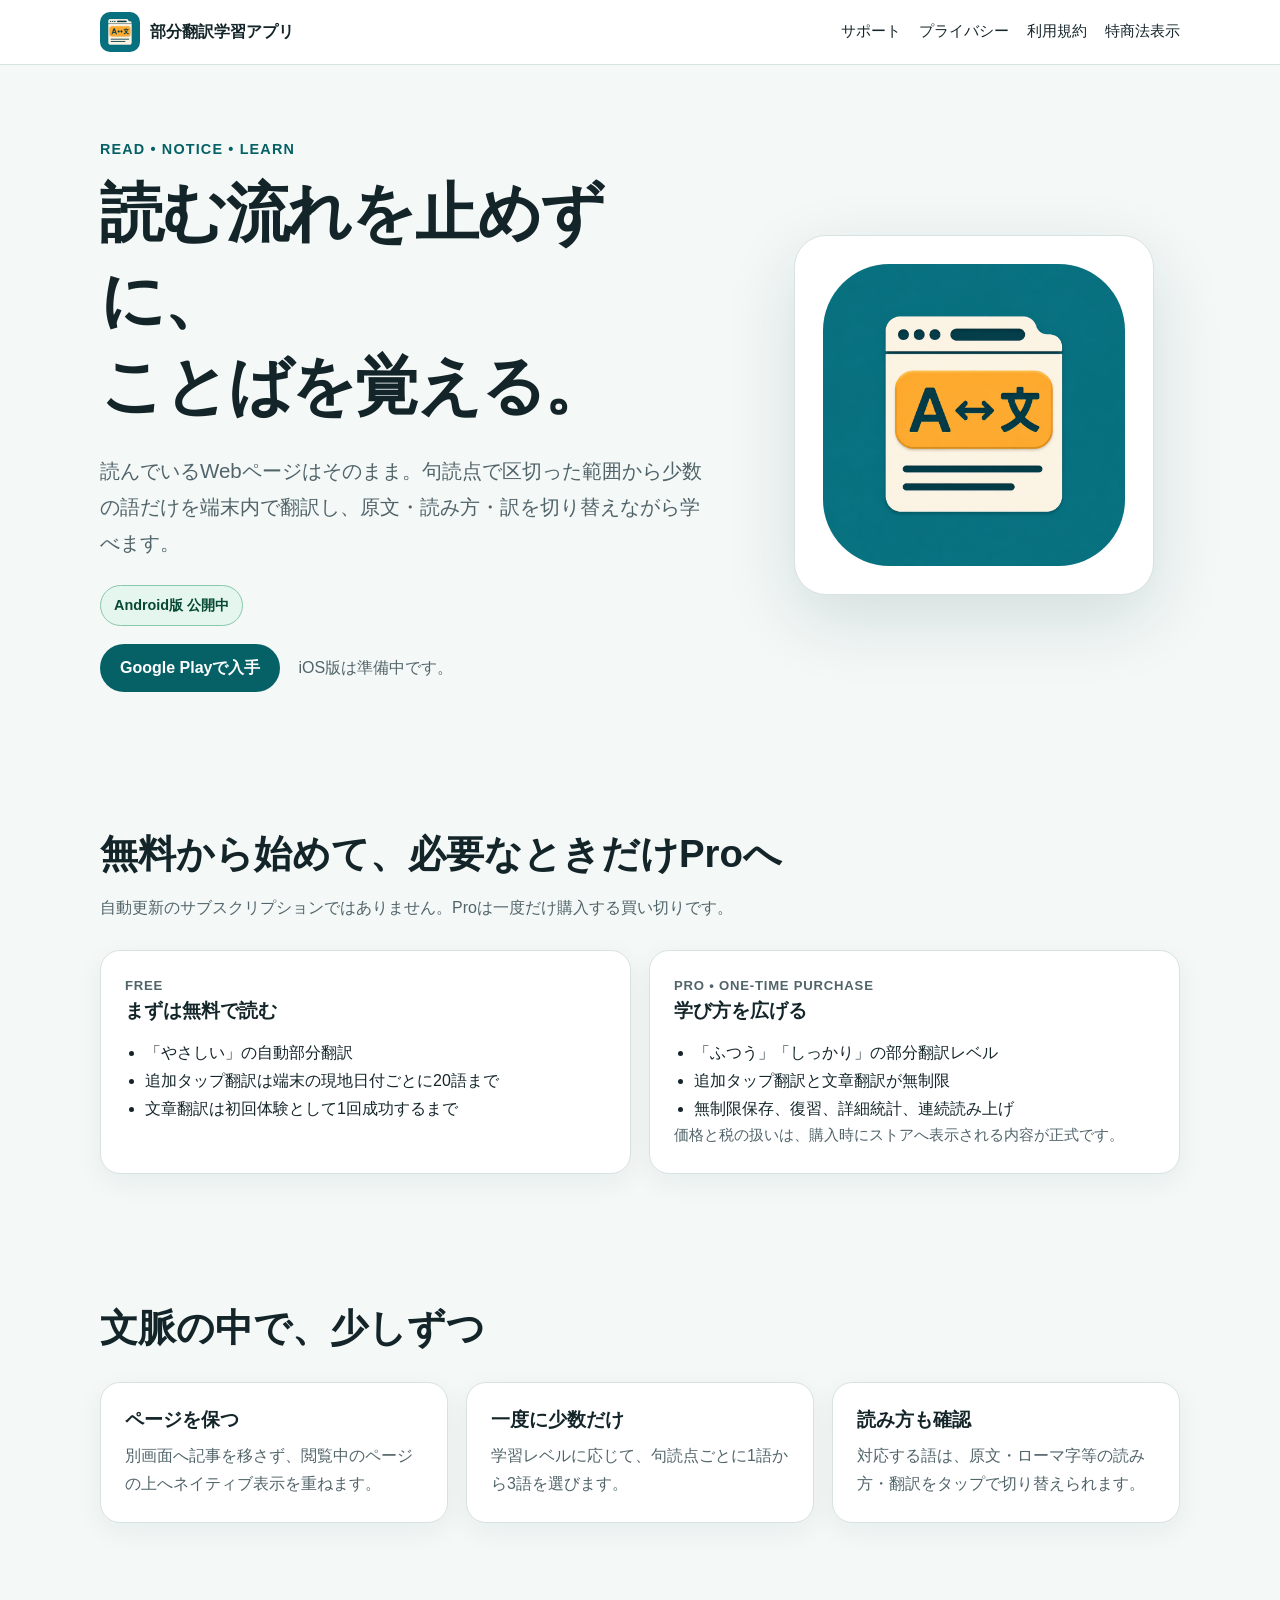
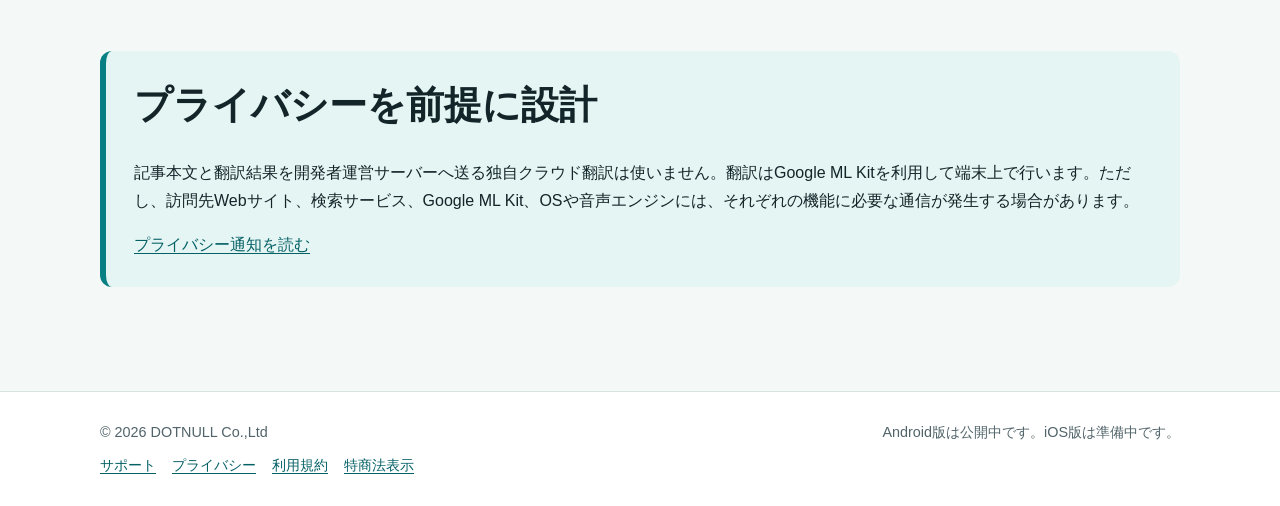
<file: index.html>
<!doctype html>
<html lang="ja">
  <head>
    <meta charset="utf-8" />
    <meta name="viewport" content="width=device-width, initial-scale=1" />
    <meta
      name="description"
      content="読んでいるWebページの一部を端末内で翻訳し、文脈の中で語彙を学ぶ「部分翻訳学習アプリ」の公式サイトです。Android版をGoogle Playで公開中です。"
    />
    <meta name="theme-color" content="#087f82" />
    <title>部分翻訳学習アプリ</title>
    <link rel="icon" href="./assets/app-icon.png" />
    <link rel="stylesheet" href="./assets/styles.css" />
  </head>
  <body>
    <header class="site-header">
      <nav class="nav" aria-label="メインナビゲーション">
        <a class="brand" href="./">
          <img src="./assets/app-icon.png" alt="" />
          <span>部分翻訳学習アプリ</span>
        </a>
        <div class="nav-links">
          <a href="./support/">サポート</a>
          <a href="./privacy/">プライバシー</a>
          <a href="./terms/">利用規約</a>
          <a href="./commerce/">特商法表示</a>
        </div>
      </nav>
    </header>

    <main>
      <section class="hero">
        <div>
          <p class="eyebrow">READ • NOTICE • LEARN</p>
          <h1>読む流れを止めずに、<br />ことばを覚える。</h1>
          <p class="lead">
            読んでいるWebページはそのまま。句読点で区切った範囲から少数の語だけを端末内で翻訳し、原文・読み方・訳を切り替えながら学べます。
          </p>
          <span class="status-chip status-chip--live">Android版 公開中</span>
          <div class="store-actions">
            <a
              class="store-button"
              href="https://play.google.com/store/apps/details?id=co.dotnull.learningbrowser"
              rel="external noopener"
              >Google Playで入手</a
            >
            <span class="platform-note">iOS版は準備中です。</span>
          </div>
        </div>
        <div class="hero-art">
          <img
            src="./assets/app-icon.png"
            alt="Aと文の文字を矢印で結んだ、部分翻訳学習アプリのアイコン"
          />
        </div>
      </section>

      <section class="section" aria-labelledby="plans-title">
        <h2 id="plans-title">無料から始めて、必要なときだけProへ</h2>
        <p class="section-lead">自動更新のサブスクリプションではありません。Proは一度だけ購入する買い切りです。</p>
        <div class="plan-grid">
          <article class="card">
            <p class="plan-label">FREE</p>
            <h3>まずは無料で読む</h3>
            <ul>
              <li>「やさしい」の自動部分翻訳</li>
              <li>追加タップ翻訳は端末の現地日付ごとに20語まで</li>
              <li>文章翻訳は初回体験として1回成功するまで</li>
            </ul>
          </article>
          <article class="card plan-card--featured">
            <p class="plan-label">PRO • ONE-TIME PURCHASE</p>
            <h3>学び方を広げる</h3>
            <ul>
              <li>「ふつう」「しっかり」の部分翻訳レベル</li>
              <li>追加タップ翻訳と文章翻訳が無制限</li>
              <li>無制限保存、復習、詳細統計、連続読み上げ</li>
            </ul>
            <p class="plan-note">価格と税の扱いは、購入時にストアへ表示される内容が正式です。</p>
          </article>
        </div>
      </section>

      <section class="section" aria-labelledby="features-title">
        <h2 id="features-title">文脈の中で、少しずつ</h2>
        <div class="cards">
          <article class="card">
            <h3>ページを保つ</h3>
            <p>別画面へ記事を移さず、閲覧中のページの上へネイティブ表示を重ねます。</p>
          </article>
          <article class="card">
            <h3>一度に少数だけ</h3>
            <p>学習レベルに応じて、句読点ごとに1語から3語を選びます。</p>
          </article>
          <article class="card">
            <h3>読み方も確認</h3>
            <p>対応する語は、原文・ローマ字等の読み方・翻訳をタップで切り替えられます。</p>
          </article>
        </div>
      </section>

      <section class="section" aria-labelledby="privacy-title">
        <div class="privacy-note">
          <h2 id="privacy-title">プライバシーを前提に設計</h2>
          <p>
            記事本文と翻訳結果を開発者運営サーバーへ送る独自クラウド翻訳は使いません。翻訳はGoogle ML Kitを利用して端末上で行います。ただし、訪問先Webサイト、検索サービス、Google
            ML Kit、OSや音声エンジンには、それぞれの機能に必要な通信が発生する場合があります。
          </p>
          <p><a href="./privacy/">プライバシー通知を読む</a></p>
        </div>
      </section>
    </main>

    <footer class="site-footer">
      <div class="footer-inner">
        <div>
          <p>© 2026 DOTNULL Co.,Ltd</p>
          <p class="footer-links">
            <a href="./support/">サポート</a>
            <a href="./privacy/">プライバシー</a>
            <a href="./terms/">利用規約</a>
            <a href="./commerce/">特商法表示</a>
          </p>
        </div>
        <p>Android版は公開中です。iOS版は準備中です。</p>
      </div>
    </footer>
  </body>
</html>
</file>
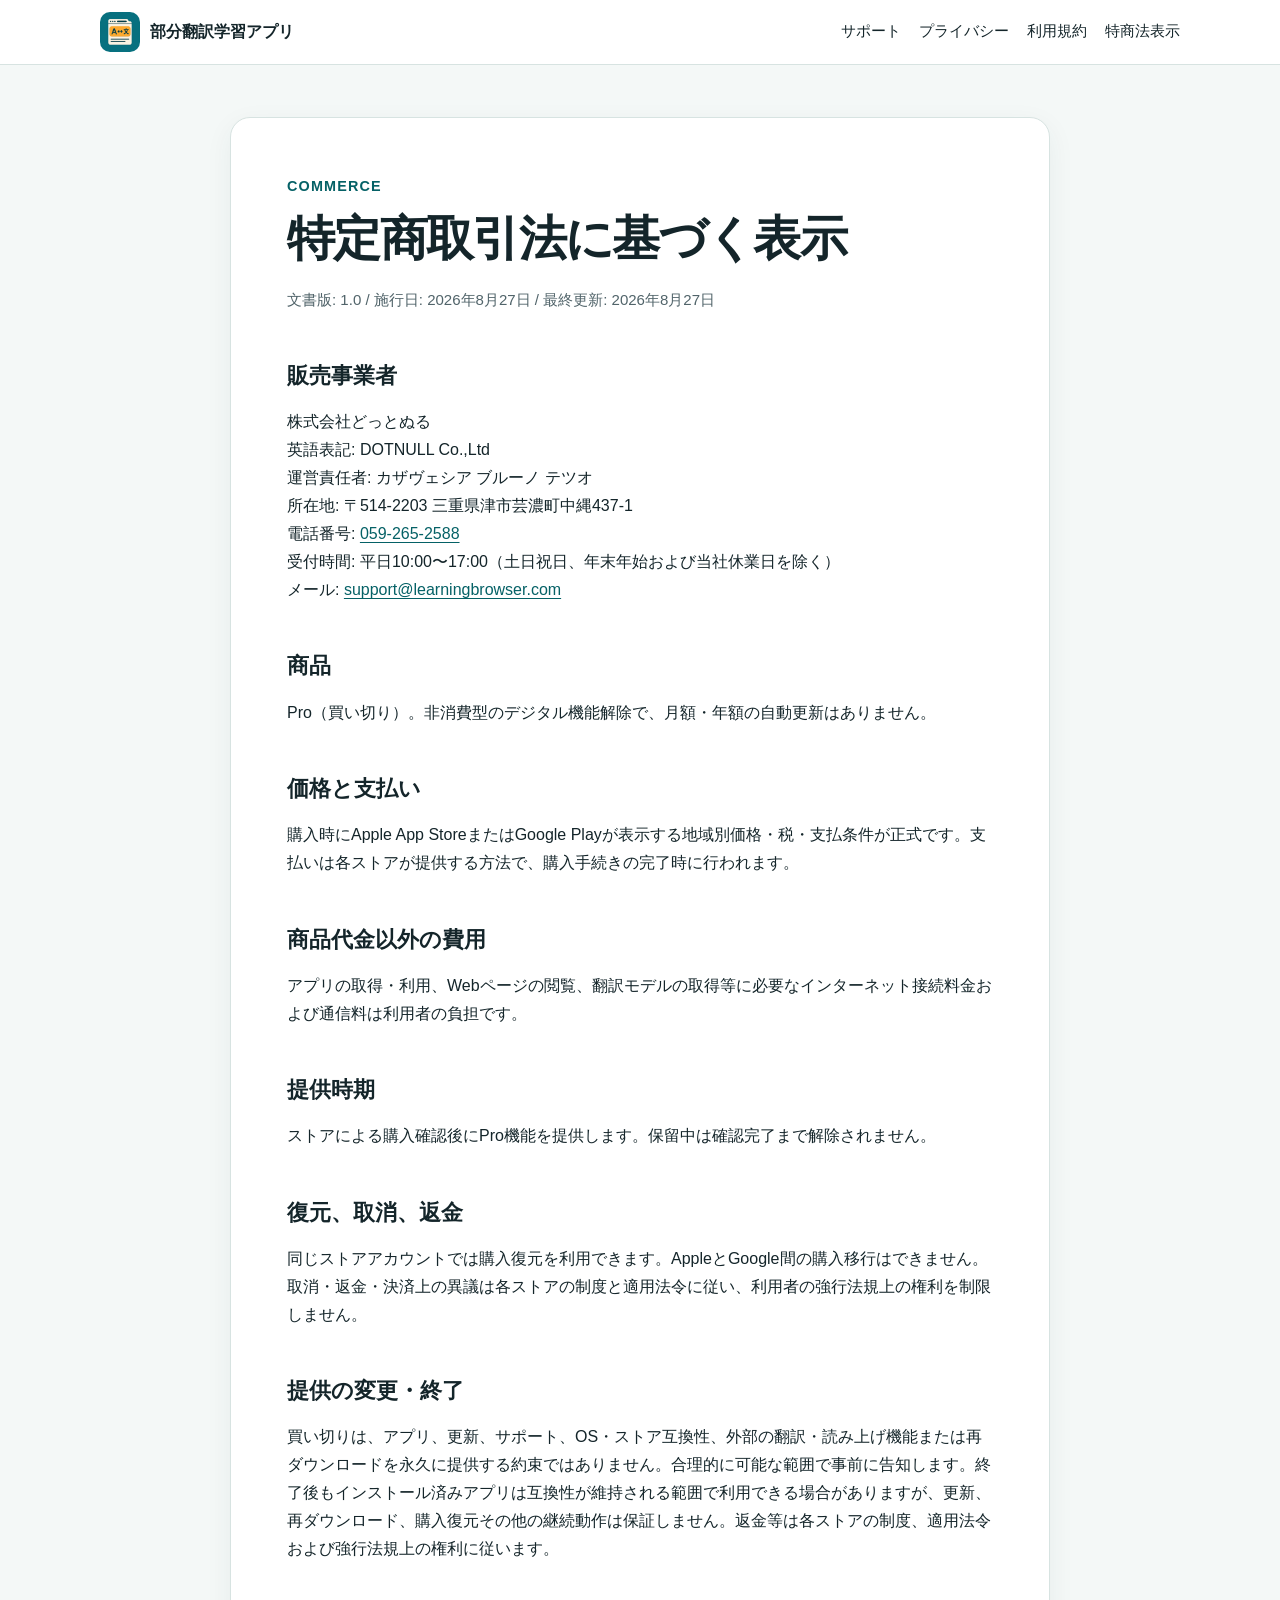
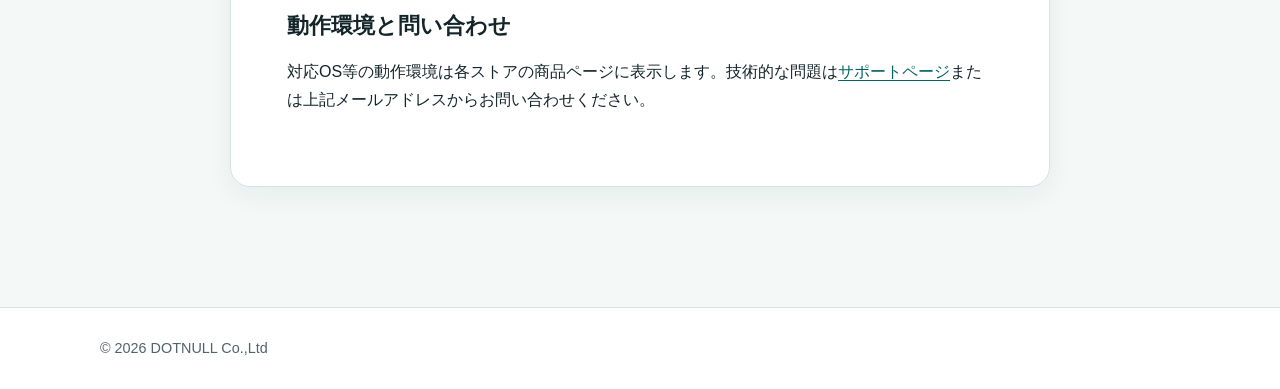
<file: commerce/index.html>
<!doctype html>
<html lang="ja">
  <head>
    <meta charset="utf-8" />
    <meta name="viewport" content="width=device-width, initial-scale=1" />
    <meta name="description" content="部分翻訳学習アプリの特定商取引法に基づく表示です。" />
    <meta name="theme-color" content="#087f82" />
    <title>特定商取引法に基づく表示 | 部分翻訳学習アプリ</title>
    <link rel="icon" href="../assets/app-icon.png" />
    <link rel="stylesheet" href="../assets/styles.css" />
  </head>
  <body>
    <header class="site-header">
      <nav class="nav" aria-label="メインナビゲーション">
        <a class="brand" href="../">
          <img src="../assets/app-icon.png" alt="" />
          <span>部分翻訳学習アプリ</span>
        </a>
        <div class="nav-links">
          <a href="../support/">サポート</a>
          <a href="../privacy/">プライバシー</a>
          <a href="../terms/">利用規約</a>
          <a href="./" aria-current="page">特商法表示</a>
        </div>
      </nav>
    </header>
    <main class="document-wrap">
      <article class="document">
        <p class="eyebrow">COMMERCE</p>
        <h1>特定商取引法に基づく表示</h1>
        <p class="meta">文書版: 1.0 / 施行日: 2026年8月27日 / 最終更新: 2026年8月27日</p>
        <h2>販売事業者</h2>
        <p>
          株式会社どっとぬる<br />
          英語表記: DOTNULL Co.,Ltd<br />
          運営責任者: カザヴェシア ブルーノ テツオ<br />
          所在地: 〒514-2203 三重県津市芸濃町中縄437-1<br />
          電話番号: <a href="tel:+81592652588">059-265-2588</a><br />
          受付時間: 平日10:00〜17:00（土日祝日、年末年始および当社休業日を除く）<br />
          メール: <a href="mailto:support@learningbrowser.com">support@learningbrowser.com</a>
        </p>
        <h2>商品</h2>
        <p>Pro（買い切り）。非消費型のデジタル機能解除で、月額・年額の自動更新はありません。</p>
        <h2>価格と支払い</h2>
        <p>購入時にApple App StoreまたはGoogle Playが表示する地域別価格・税・支払条件が正式です。支払いは各ストアが提供する方法で、購入手続きの完了時に行われます。</p>
        <h2>商品代金以外の費用</h2>
        <p>アプリの取得・利用、Webページの閲覧、翻訳モデルの取得等に必要なインターネット接続料金および通信料は利用者の負担です。</p>
        <h2>提供時期</h2>
        <p>ストアによる購入確認後にPro機能を提供します。保留中は確認完了まで解除されません。</p>
        <h2>復元、取消、返金</h2>
        <p>同じストアアカウントでは購入復元を利用できます。AppleとGoogle間の購入移行はできません。取消・返金・決済上の異議は各ストアの制度と適用法令に従い、利用者の強行法規上の権利を制限しません。</p>
        <h2>提供の変更・終了</h2>
        <p>買い切りは、アプリ、更新、サポート、OS・ストア互換性、外部の翻訳・読み上げ機能または再ダウンロードを永久に提供する約束ではありません。合理的に可能な範囲で事前に告知します。終了後もインストール済みアプリは互換性が維持される範囲で利用できる場合がありますが、更新、再ダウンロード、購入復元その他の継続動作は保証しません。返金等は各ストアの制度、適用法令および強行法規上の権利に従います。</p>
        <h2>動作環境と問い合わせ</h2>
        <p>対応OS等の動作環境は各ストアの商品ページに表示します。技術的な問題は<a href="../support/">サポートページ</a>または上記メールアドレスからお問い合わせください。</p>
      </article>
    </main>
    <footer class="site-footer">
      <div class="footer-inner"><p>© 2026 DOTNULL Co.,Ltd</p></div>
    </footer>
  </body>
</html>
</file>
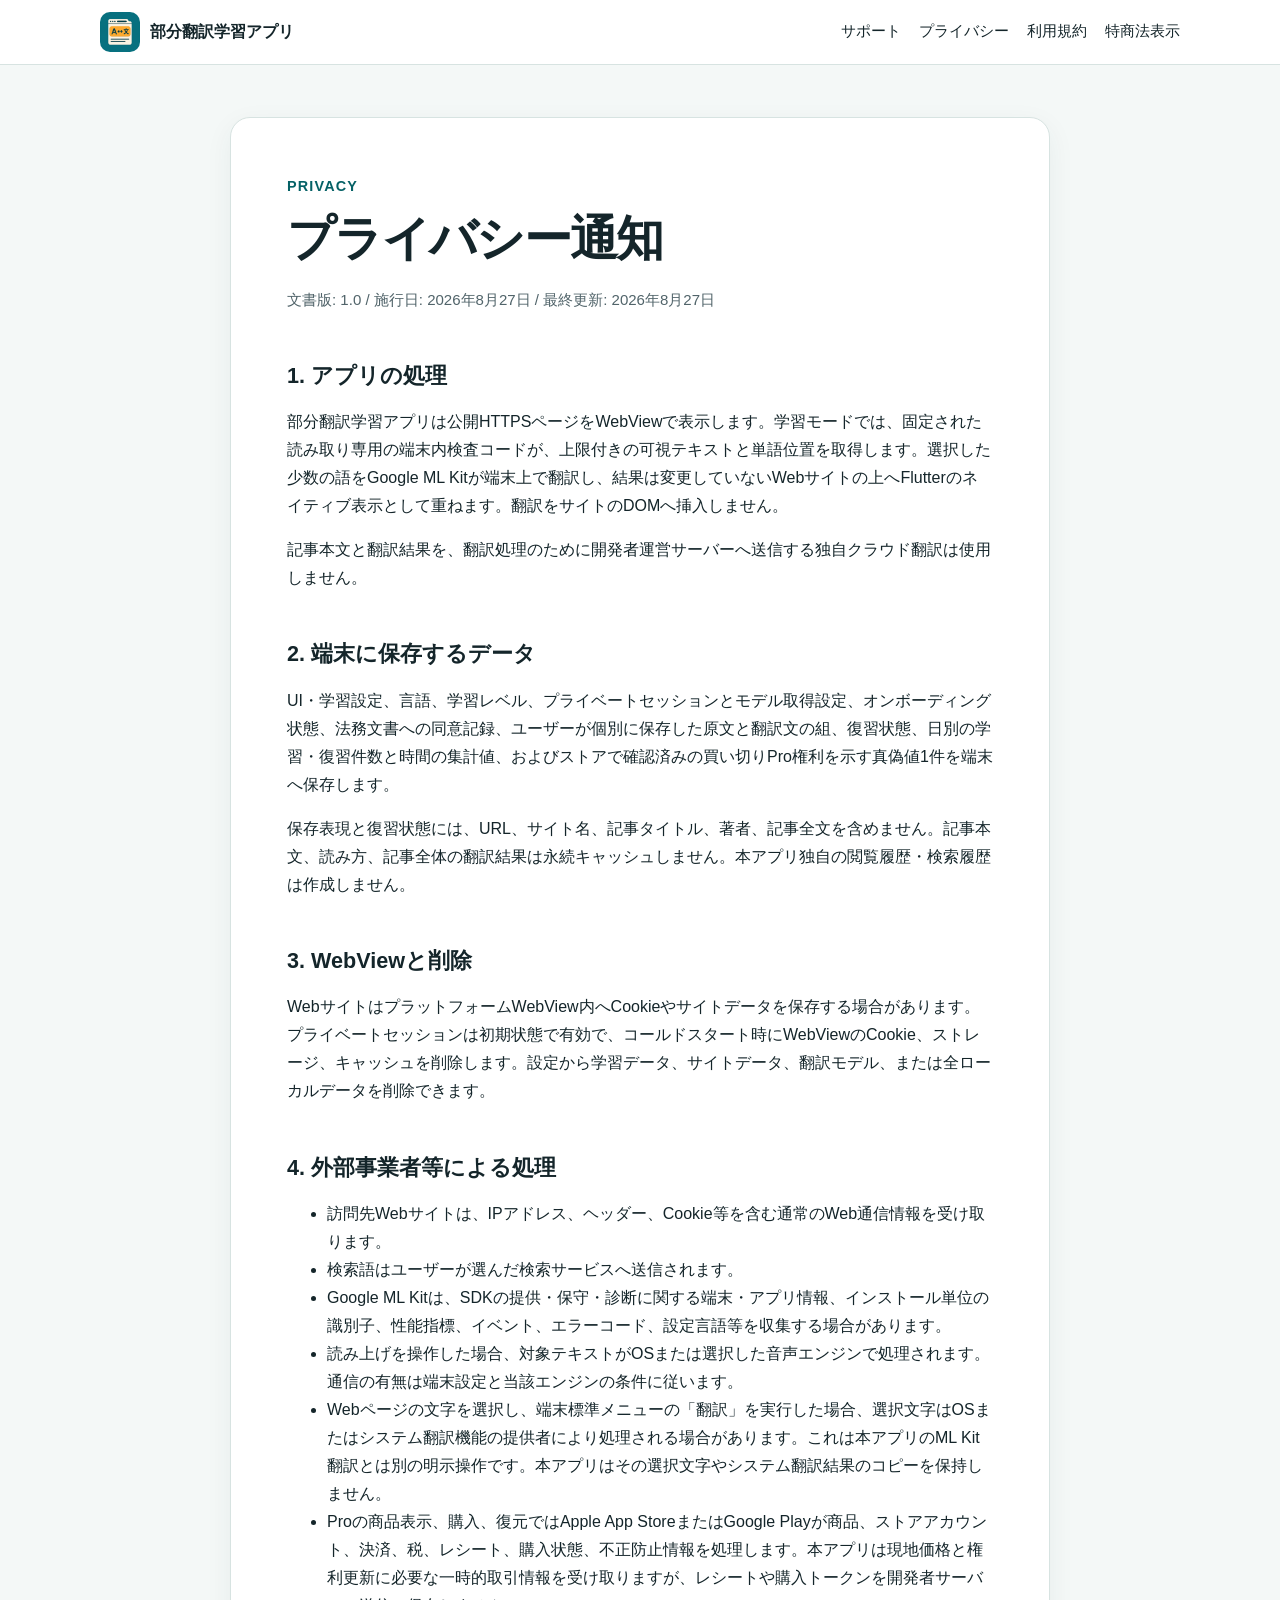
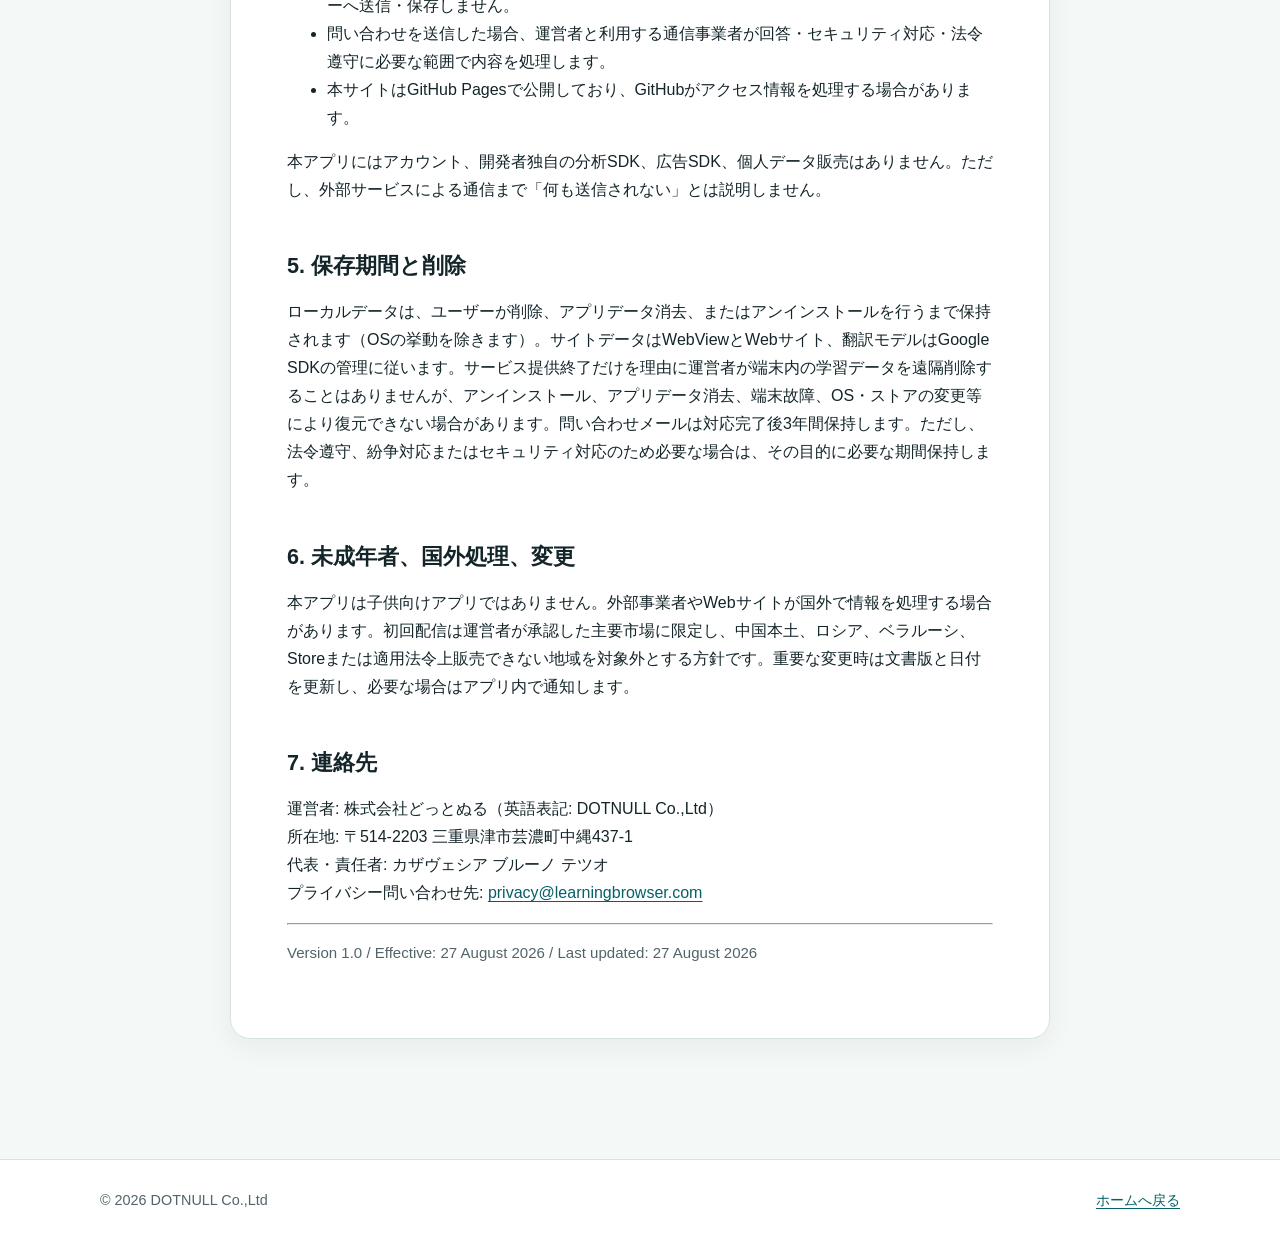
<file: privacy/index.html>
<!doctype html>
<html lang="ja">
  <head>
    <meta charset="utf-8" />
    <meta name="viewport" content="width=device-width, initial-scale=1" />
    <meta name="description" content="部分翻訳学習アプリのプライバシー通知です。" />
    <meta name="theme-color" content="#087f82" />
    <title>プライバシー通知 | 部分翻訳学習アプリ</title>
    <link rel="icon" href="../assets/app-icon.png" />
    <link rel="stylesheet" href="../assets/styles.css" />
  </head>
  <body>
    <header class="site-header">
      <nav class="nav" aria-label="メインナビゲーション">
        <a class="brand" href="../">
          <img src="../assets/app-icon.png" alt="" />
          <span>部分翻訳学習アプリ</span>
        </a>
        <div class="nav-links">
          <a href="../support/">サポート</a>
          <a href="./" aria-current="page">プライバシー</a>
          <a href="../terms/">利用規約</a>
          <a href="../commerce/">特商法表示</a>
        </div>
      </nav>
    </header>

    <main class="document-wrap">
      <article class="document">
        <p class="eyebrow">PRIVACY</p>
        <h1>プライバシー通知</h1>
        <p class="meta">文書版: 1.0 / 施行日: 2026年8月27日 / 最終更新: 2026年8月27日</p>

        <h2>1. アプリの処理</h2>
        <p>
          部分翻訳学習アプリは公開HTTPSページをWebViewで表示します。学習モードでは、固定された読み取り専用の端末内検査コードが、上限付きの可視テキストと単語位置を取得します。選択した少数の語をGoogle
          ML Kitが端末上で翻訳し、結果は変更していないWebサイトの上へFlutterのネイティブ表示として重ねます。翻訳をサイトのDOMへ挿入しません。
        </p>
        <p>記事本文と翻訳結果を、翻訳処理のために開発者運営サーバーへ送信する独自クラウド翻訳は使用しません。</p>

        <h2>2. 端末に保存するデータ</h2>
        <p>
          UI・学習設定、言語、学習レベル、プライベートセッションとモデル取得設定、オンボーディング状態、法務文書への同意記録、ユーザーが個別に保存した原文と翻訳文の組、復習状態、日別の学習・復習件数と時間の集計値、およびストアで確認済みの買い切りPro権利を示す真偽値1件を端末へ保存します。
        </p>
        <p>
          保存表現と復習状態には、URL、サイト名、記事タイトル、著者、記事全文を含めません。記事本文、読み方、記事全体の翻訳結果は永続キャッシュしません。本アプリ独自の閲覧履歴・検索履歴は作成しません。
        </p>

        <h2>3. WebViewと削除</h2>
        <p>
          WebサイトはプラットフォームWebView内へCookieやサイトデータを保存する場合があります。プライベートセッションは初期状態で有効で、コールドスタート時にWebViewのCookie、ストレージ、キャッシュを削除します。設定から学習データ、サイトデータ、翻訳モデル、または全ローカルデータを削除できます。
        </p>

        <h2>4. 外部事業者等による処理</h2>
        <ul>
          <li>訪問先Webサイトは、IPアドレス、ヘッダー、Cookie等を含む通常のWeb通信情報を受け取ります。</li>
          <li>検索語はユーザーが選んだ検索サービスへ送信されます。</li>
          <li>Google ML Kitは、SDKの提供・保守・診断に関する端末・アプリ情報、インストール単位の識別子、性能指標、イベント、エラーコード、設定言語等を収集する場合があります。</li>
          <li>読み上げを操作した場合、対象テキストがOSまたは選択した音声エンジンで処理されます。通信の有無は端末設定と当該エンジンの条件に従います。</li>
          <li>Webページの文字を選択し、端末標準メニューの「翻訳」を実行した場合、選択文字はOSまたはシステム翻訳機能の提供者により処理される場合があります。これは本アプリのML Kit翻訳とは別の明示操作です。本アプリはその選択文字やシステム翻訳結果のコピーを保持しません。</li>
          <li>Proの商品表示、購入、復元ではApple App StoreまたはGoogle Playが商品、ストアアカウント、決済、税、レシート、購入状態、不正防止情報を処理します。本アプリは現地価格と権利更新に必要な一時的取引情報を受け取りますが、レシートや購入トークンを開発者サーバーへ送信・保存しません。</li>
          <li>問い合わせを送信した場合、運営者と利用する通信事業者が回答・セキュリティ対応・法令遵守に必要な範囲で内容を処理します。</li>
          <li>本サイトはGitHub Pagesで公開しており、GitHubがアクセス情報を処理する場合があります。</li>
        </ul>
        <p>
          本アプリにはアカウント、開発者独自の分析SDK、広告SDK、個人データ販売はありません。ただし、外部サービスによる通信まで「何も送信されない」とは説明しません。
        </p>

        <h2>5. 保存期間と削除</h2>
        <p>
          ローカルデータは、ユーザーが削除、アプリデータ消去、またはアンインストールを行うまで保持されます（OSの挙動を除きます）。サイトデータはWebViewとWebサイト、翻訳モデルはGoogle
          SDKの管理に従います。サービス提供終了だけを理由に運営者が端末内の学習データを遠隔削除することはありませんが、アンインストール、アプリデータ消去、端末故障、OS・ストアの変更等により復元できない場合があります。問い合わせメールは対応完了後3年間保持します。ただし、法令遵守、紛争対応またはセキュリティ対応のため必要な場合は、その目的に必要な期間保持します。
        </p>

        <h2>6. 未成年者、国外処理、変更</h2>
        <p>
          本アプリは子供向けアプリではありません。外部事業者やWebサイトが国外で情報を処理する場合があります。初回配信は運営者が承認した主要市場に限定し、中国本土、ロシア、ベラルーシ、Storeまたは適用法令上販売できない地域を対象外とする方針です。重要な変更時は文書版と日付を更新し、必要な場合はアプリ内で通知します。
        </p>

        <h2>7. 連絡先</h2>
        <p>
          運営者: 株式会社どっとぬる（英語表記: DOTNULL Co.,Ltd）<br />
          所在地: 〒514-2203 三重県津市芸濃町中縄437-1<br />
          代表・責任者: カザヴェシア ブルーノ テツオ<br />
          プライバシー問い合わせ先: <a href="mailto:privacy@learningbrowser.com">privacy@learningbrowser.com</a>
        </p>

        <hr />
        <p class="meta" lang="en">Version 1.0 / Effective: 27 August 2026 / Last updated: 27 August 2026</p>
      </article>
    </main>

    <footer class="site-footer">
      <div class="footer-inner">
        <p>© 2026 DOTNULL Co.,Ltd</p>
        <p><a href="../">ホームへ戻る</a></p>
      </div>
    </footer>
  </body>
</html>
</file>
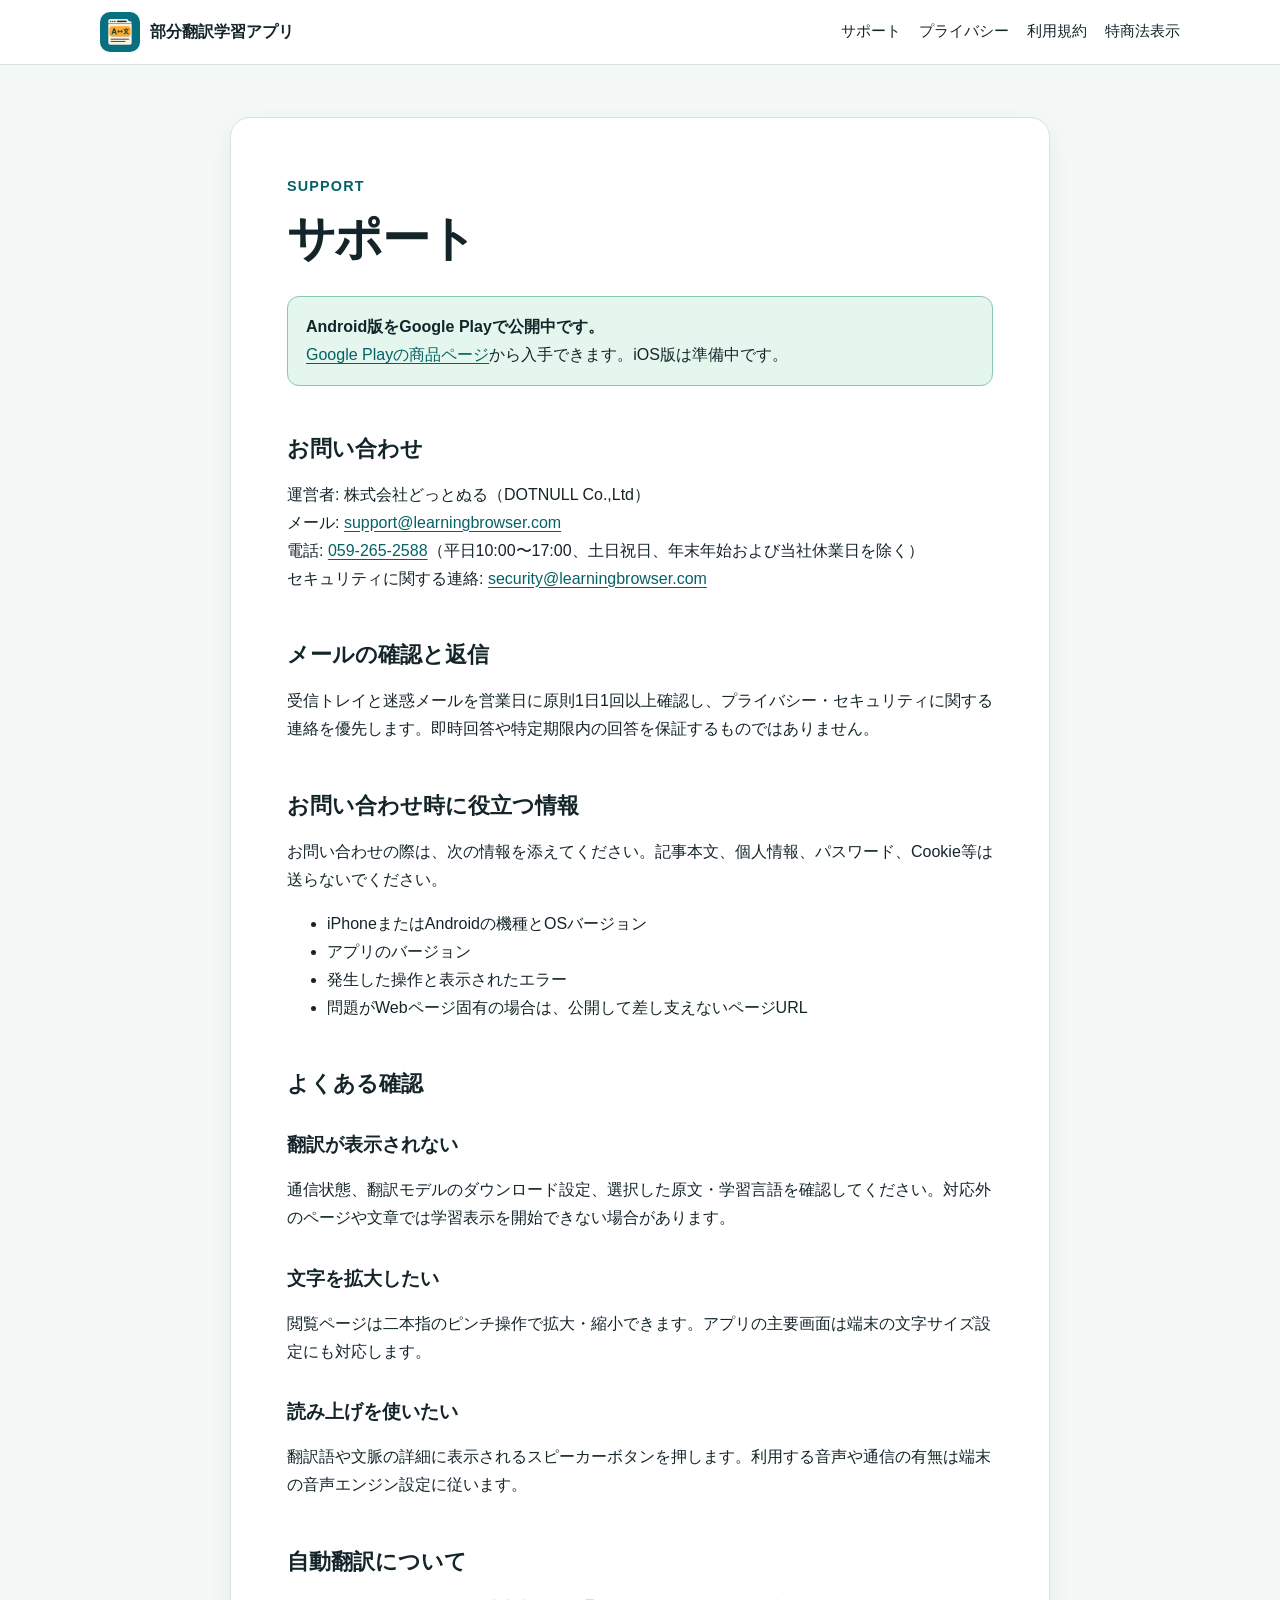
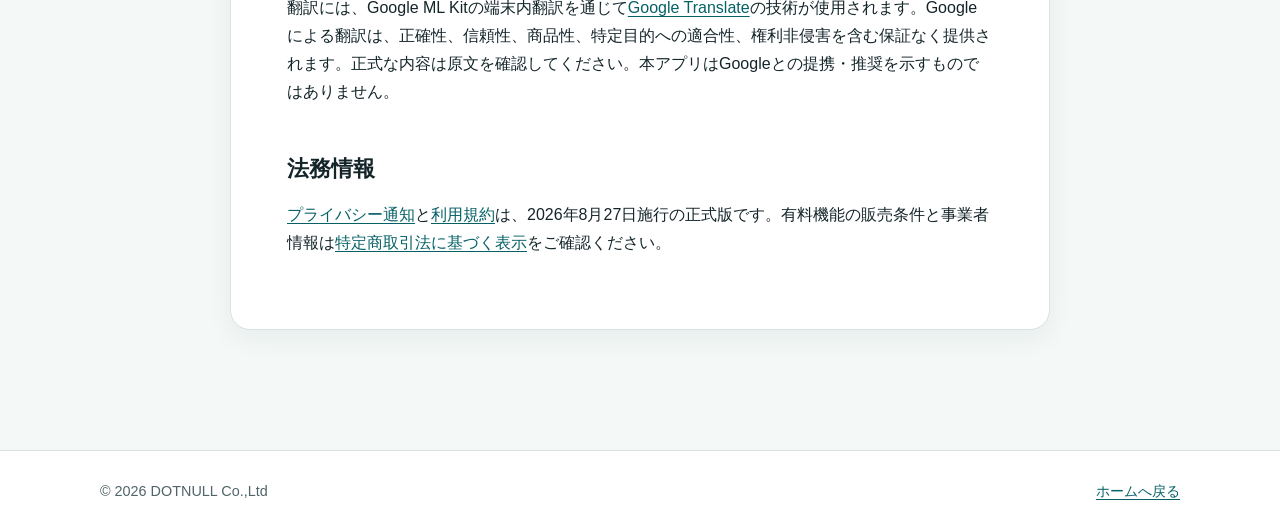
<file: support/index.html>
<!doctype html>
<html lang="ja">
  <head>
    <meta charset="utf-8" />
    <meta name="viewport" content="width=device-width, initial-scale=1" />
    <meta name="description" content="部分翻訳学習アプリのサポート情報です。" />
    <meta name="theme-color" content="#087f82" />
    <title>サポート | 部分翻訳学習アプリ</title>
    <link rel="icon" href="../assets/app-icon.png" />
    <link rel="stylesheet" href="../assets/styles.css" />
  </head>
  <body>
    <header class="site-header">
      <nav class="nav" aria-label="メインナビゲーション">
        <a class="brand" href="../">
          <img src="../assets/app-icon.png" alt="" />
          <span>部分翻訳学習アプリ</span>
        </a>
        <div class="nav-links">
          <a href="./" aria-current="page">サポート</a>
          <a href="../privacy/">プライバシー</a>
          <a href="../terms/">利用規約</a>
          <a href="../commerce/">特商法表示</a>
        </div>
      </nav>
    </header>

    <main class="document-wrap">
      <article class="document">
        <p class="eyebrow">SUPPORT</p>
        <h1>サポート</h1>
        <div class="release-banner">
          <strong>Android版をGoogle Playで公開中です。</strong><br />
          <a
            href="https://play.google.com/store/apps/details?id=co.dotnull.learningbrowser"
            rel="external noopener"
            >Google Playの商品ページ</a
          >から入手できます。iOS版は準備中です。
        </div>

        <h2>お問い合わせ</h2>
        <p>
          運営者: 株式会社どっとぬる（DOTNULL Co.,Ltd）<br />
          メール: <a href="mailto:support@learningbrowser.com">support@learningbrowser.com</a><br />
          電話: <a href="tel:+81592652588">059-265-2588</a>（平日10:00〜17:00、土日祝日、年末年始および当社休業日を除く）<br />
          セキュリティに関する連絡: <a href="mailto:security@learningbrowser.com">security@learningbrowser.com</a>
        </p>

        <h2>メールの確認と返信</h2>
        <p>受信トレイと迷惑メールを営業日に原則1日1回以上確認し、プライバシー・セキュリティに関する連絡を優先します。即時回答や特定期限内の回答を保証するものではありません。</p>

        <h2>お問い合わせ時に役立つ情報</h2>
        <p>お問い合わせの際は、次の情報を添えてください。記事本文、個人情報、パスワード、Cookie等は送らないでください。</p>
        <ul>
          <li>iPhoneまたはAndroidの機種とOSバージョン</li>
          <li>アプリのバージョン</li>
          <li>発生した操作と表示されたエラー</li>
          <li>問題がWebページ固有の場合は、公開して差し支えないページURL</li>
        </ul>

        <h2>よくある確認</h2>
        <h3>翻訳が表示されない</h3>
        <p>通信状態、翻訳モデルのダウンロード設定、選択した原文・学習言語を確認してください。対応外のページや文章では学習表示を開始できない場合があります。</p>

        <h3>文字を拡大したい</h3>
        <p>閲覧ページは二本指のピンチ操作で拡大・縮小できます。アプリの主要画面は端末の文字サイズ設定にも対応します。</p>

        <h3>読み上げを使いたい</h3>
        <p>翻訳語や文脈の詳細に表示されるスピーカーボタンを押します。利用する音声や通信の有無は端末の音声エンジン設定に従います。</p>

        <h2>自動翻訳について</h2>
        <p>
          翻訳には、Google ML Kitの端末内翻訳を通じて<a href="https://translate.google.com/" rel="external">Google Translate</a>の技術が使用されます。Googleによる翻訳は、正確性、信頼性、商品性、特定目的への適合性、権利非侵害を含む保証なく提供されます。正式な内容は原文を確認してください。本アプリはGoogleとの提携・推奨を示すものではありません。
        </p>

        <h2>法務情報</h2>
        <p><a href="../privacy/">プライバシー通知</a>と<a href="../terms/">利用規約</a>は、2026年8月27日施行の正式版です。有料機能の販売条件と事業者情報は<a href="../commerce/">特定商取引法に基づく表示</a>をご確認ください。</p>
      </article>
    </main>

    <footer class="site-footer">
      <div class="footer-inner">
        <p>© 2026 DOTNULL Co.,Ltd</p>
        <p><a href="../">ホームへ戻る</a></p>
      </div>
    </footer>
  </body>
</html>
</file>
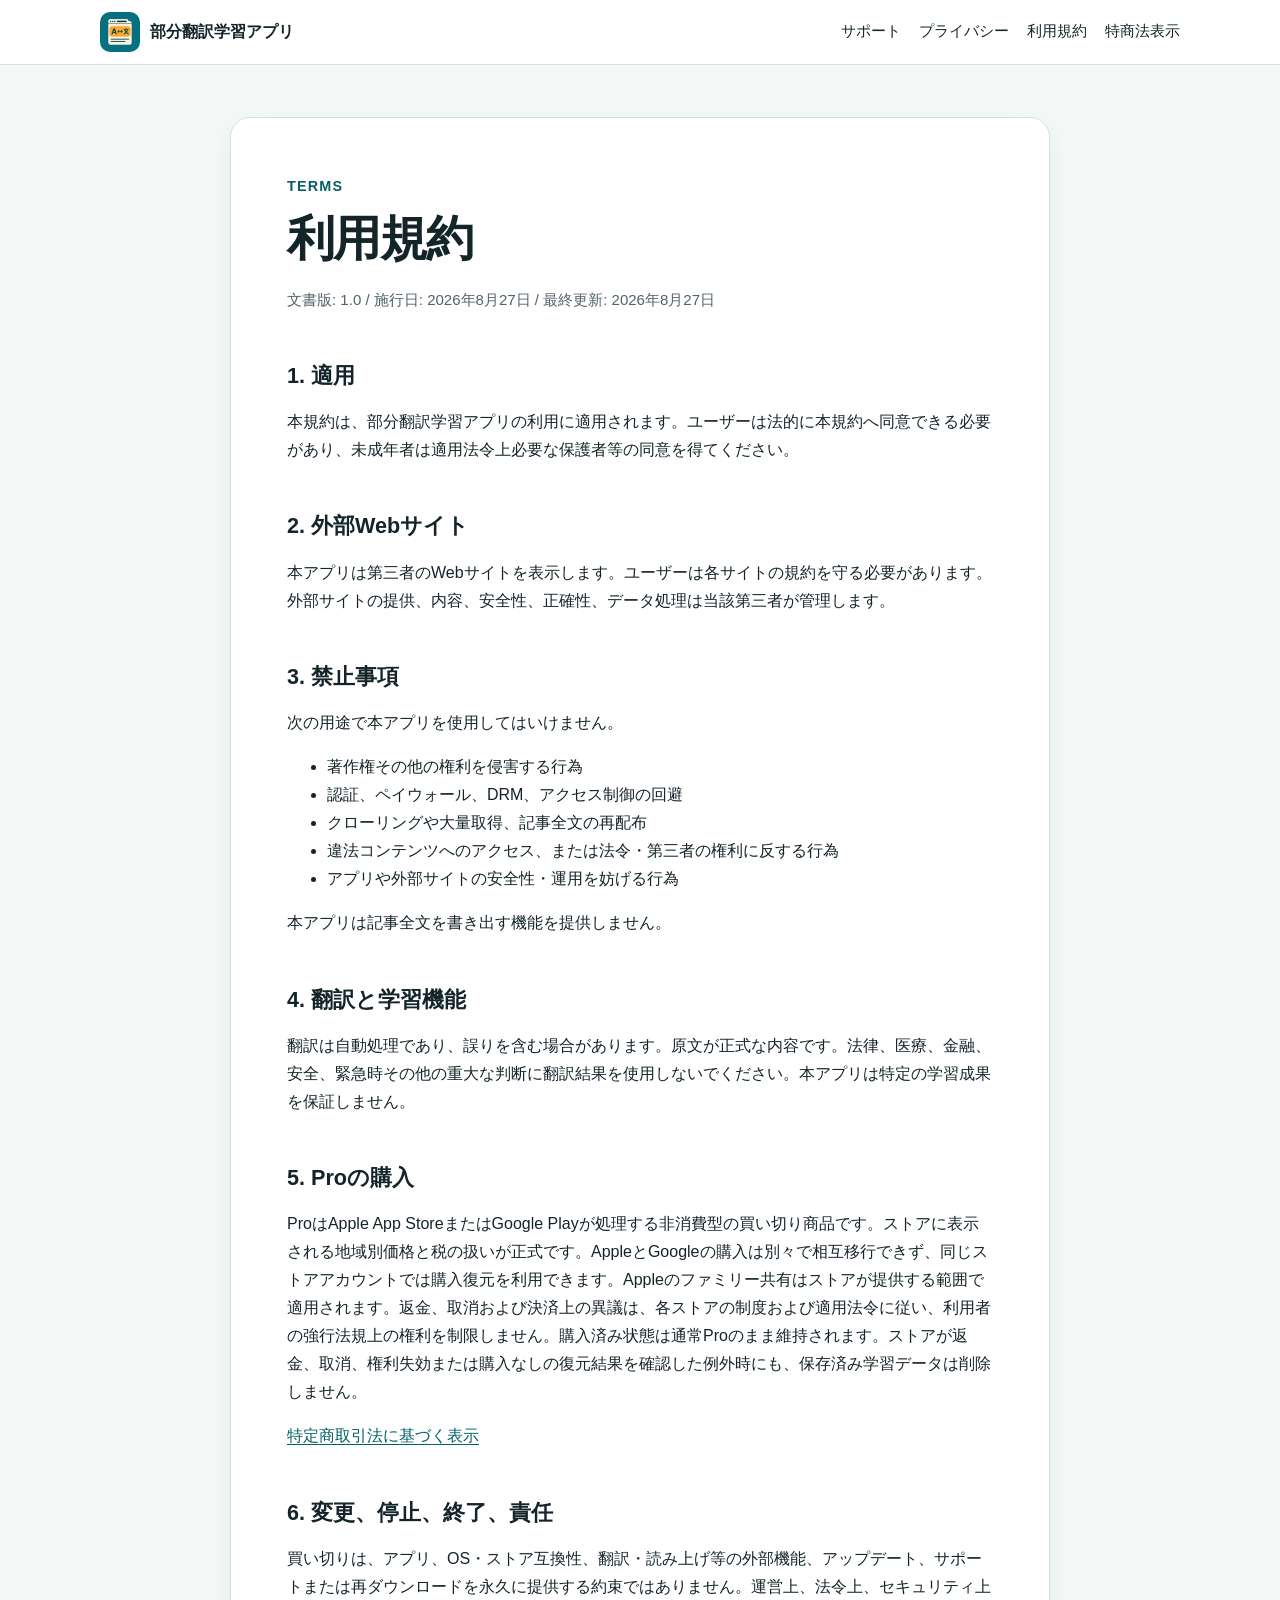
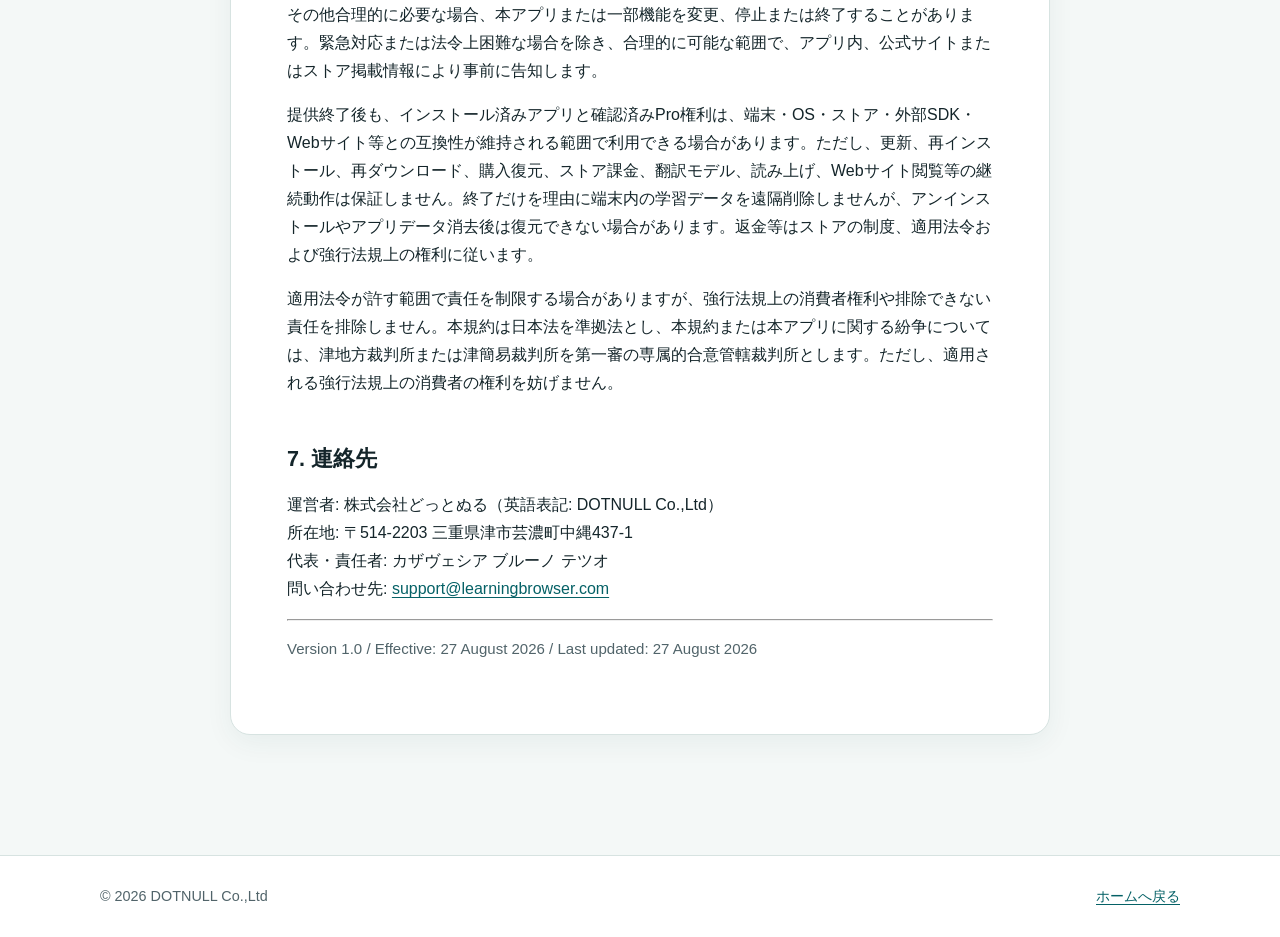
<file: terms/index.html>
<!doctype html>
<html lang="ja">
  <head>
    <meta charset="utf-8" />
    <meta name="viewport" content="width=device-width, initial-scale=1" />
    <meta name="description" content="部分翻訳学習アプリの利用規約です。" />
    <meta name="theme-color" content="#087f82" />
    <title>利用規約 | 部分翻訳学習アプリ</title>
    <link rel="icon" href="../assets/app-icon.png" />
    <link rel="stylesheet" href="../assets/styles.css" />
  </head>
  <body>
    <header class="site-header">
      <nav class="nav" aria-label="メインナビゲーション">
        <a class="brand" href="../">
          <img src="../assets/app-icon.png" alt="" />
          <span>部分翻訳学習アプリ</span>
        </a>
        <div class="nav-links">
          <a href="../support/">サポート</a>
          <a href="../privacy/">プライバシー</a>
          <a href="./" aria-current="page">利用規約</a>
          <a href="../commerce/">特商法表示</a>
        </div>
      </nav>
    </header>

    <main class="document-wrap">
      <article class="document">
        <p class="eyebrow">TERMS</p>
        <h1>利用規約</h1>
        <p class="meta">文書版: 1.0 / 施行日: 2026年8月27日 / 最終更新: 2026年8月27日</p>

        <h2>1. 適用</h2>
        <p>
          本規約は、部分翻訳学習アプリの利用に適用されます。ユーザーは法的に本規約へ同意できる必要があり、未成年者は適用法令上必要な保護者等の同意を得てください。
        </p>

        <h2>2. 外部Webサイト</h2>
        <p>
          本アプリは第三者のWebサイトを表示します。ユーザーは各サイトの規約を守る必要があります。外部サイトの提供、内容、安全性、正確性、データ処理は当該第三者が管理します。
        </p>

        <h2>3. 禁止事項</h2>
        <p>次の用途で本アプリを使用してはいけません。</p>
        <ul>
          <li>著作権その他の権利を侵害する行為</li>
          <li>認証、ペイウォール、DRM、アクセス制御の回避</li>
          <li>クローリングや大量取得、記事全文の再配布</li>
          <li>違法コンテンツへのアクセス、または法令・第三者の権利に反する行為</li>
          <li>アプリや外部サイトの安全性・運用を妨げる行為</li>
        </ul>
        <p>本アプリは記事全文を書き出す機能を提供しません。</p>

        <h2>4. 翻訳と学習機能</h2>
        <p>
          翻訳は自動処理であり、誤りを含む場合があります。原文が正式な内容です。法律、医療、金融、安全、緊急時その他の重大な判断に翻訳結果を使用しないでください。本アプリは特定の学習成果を保証しません。
        </p>

        <h2>5. Proの購入</h2>
        <p>
          ProはApple App StoreまたはGoogle Playが処理する非消費型の買い切り商品です。ストアに表示される地域別価格と税の扱いが正式です。AppleとGoogleの購入は別々で相互移行できず、同じストアアカウントでは購入復元を利用できます。Appleのファミリー共有はストアが提供する範囲で適用されます。返金、取消および決済上の異議は、各ストアの制度および適用法令に従い、利用者の強行法規上の権利を制限しません。購入済み状態は通常Proのまま維持されます。ストアが返金、取消、権利失効または購入なしの復元結果を確認した例外時にも、保存済み学習データは削除しません。
        </p>
        <p><a href="../commerce/">特定商取引法に基づく表示</a></p>

        <h2>6. 変更、停止、終了、責任</h2>
        <p>
          買い切りは、アプリ、OS・ストア互換性、翻訳・読み上げ等の外部機能、アップデート、サポートまたは再ダウンロードを永久に提供する約束ではありません。運営上、法令上、セキュリティ上その他合理的に必要な場合、本アプリまたは一部機能を変更、停止または終了することがあります。緊急対応または法令上困難な場合を除き、合理的に可能な範囲で、アプリ内、公式サイトまたはストア掲載情報により事前に告知します。
        </p>
        <p>
          提供終了後も、インストール済みアプリと確認済みPro権利は、端末・OS・ストア・外部SDK・Webサイト等との互換性が維持される範囲で利用できる場合があります。ただし、更新、再インストール、再ダウンロード、購入復元、ストア課金、翻訳モデル、読み上げ、Webサイト閲覧等の継続動作は保証しません。終了だけを理由に端末内の学習データを遠隔削除しませんが、アンインストールやアプリデータ消去後は復元できない場合があります。返金等はストアの制度、適用法令および強行法規上の権利に従います。
        </p>
        <p>
          適用法令が許す範囲で責任を制限する場合がありますが、強行法規上の消費者権利や排除できない責任を排除しません。本規約は日本法を準拠法とし、本規約または本アプリに関する紛争については、津地方裁判所または津簡易裁判所を第一審の専属的合意管轄裁判所とします。ただし、適用される強行法規上の消費者の権利を妨げません。
        </p>

        <h2>7. 連絡先</h2>
        <p>
          運営者: 株式会社どっとぬる（英語表記: DOTNULL Co.,Ltd）<br />
          所在地: 〒514-2203 三重県津市芸濃町中縄437-1<br />
          代表・責任者: カザヴェシア ブルーノ テツオ<br />
          問い合わせ先: <a href="mailto:support@learningbrowser.com">support@learningbrowser.com</a>
        </p>

        <hr />
        <p class="meta" lang="en">Version 1.0 / Effective: 27 August 2026 / Last updated: 27 August 2026</p>
      </article>
    </main>

    <footer class="site-footer">
      <div class="footer-inner">
        <p>© 2026 DOTNULL Co.,Ltd</p>
        <p><a href="../">ホームへ戻る</a></p>
      </div>
    </footer>
  </body>
</html>
</file>
<file: assets/styles.css>
:root {
  color-scheme: light;
  --ink: #14252a;
  --muted: #51646a;
  --teal: #087f82;
  --teal-dark: #056166;
  --teal-soft: #e5f5f3;
  --amber: #f5b84b;
  --paper: #ffffff;
  --canvas: #f4f8f7;
  --line: #d7e3e1;
  --warning: #fff5d9;
  --warning-line: #e5b34a;
  --success-soft: #e4f6ed;
  --success-line: #88c8ad;
  font-family: -apple-system, BlinkMacSystemFont, "Segoe UI", "Noto Sans JP",
    sans-serif;
}

* {
  box-sizing: border-box;
}

body {
  margin: 0;
  color: var(--ink);
  background: var(--canvas);
  line-height: 1.75;
}

a {
  color: var(--teal-dark);
  text-underline-offset: 0.18em;
}

a:focus-visible,
button:focus-visible {
  outline: 3px solid var(--amber);
  outline-offset: 3px;
}

.site-header {
  position: sticky;
  top: 0;
  z-index: 10;
  border-bottom: 1px solid var(--line);
  background: rgb(255 255 255 / 94%);
  backdrop-filter: blur(10px);
}

.nav {
  width: min(1080px, calc(100% - 32px));
  min-height: 64px;
  margin: 0 auto;
  display: flex;
  align-items: center;
  justify-content: space-between;
  gap: 20px;
}

.brand {
  display: inline-flex;
  align-items: center;
  gap: 10px;
  color: var(--ink);
  font-weight: 800;
  text-decoration: none;
}

.brand img {
  width: 40px;
  height: 40px;
  border-radius: 10px;
}

.nav-links {
  display: flex;
  flex-wrap: wrap;
  justify-content: flex-end;
  gap: 8px 18px;
  font-size: 0.92rem;
}

.nav-links a {
  color: var(--ink);
  text-decoration: none;
}

main {
  width: min(1080px, calc(100% - 32px));
  margin: 0 auto;
}

.hero {
  min-height: 520px;
  display: grid;
  grid-template-columns: minmax(0, 1.2fr) minmax(240px, 0.8fr);
  align-items: center;
  gap: 48px;
  padding: 72px 0;
}

.eyebrow {
  margin: 0 0 8px;
  color: var(--teal-dark);
  font-size: 0.9rem;
  font-weight: 800;
  letter-spacing: 0.08em;
}

h1,
h2,
h3 {
  line-height: 1.35;
}

h1 {
  max-width: 13em;
  margin: 0;
  font-size: clamp(2.1rem, 5.2vw, 4rem);
  letter-spacing: -0.035em;
}

.lead {
  max-width: 42rem;
  margin: 24px 0;
  color: var(--muted);
  font-size: clamp(1.05rem, 2.4vw, 1.28rem);
}

.status-chip {
  display: inline-flex;
  align-items: center;
  gap: 8px;
  padding: 7px 13px;
  border: 1px solid #c9a04b;
  border-radius: 999px;
  color: #624600;
  background: var(--warning);
  font-size: 0.9rem;
  font-weight: 700;
}

.status-chip--live {
  border-color: var(--success-line);
  color: #074a35;
  background: var(--success-soft);
}

.store-actions {
  margin-top: 18px;
  display: flex;
  flex-wrap: wrap;
  align-items: center;
  gap: 12px 18px;
}

.store-button {
  display: inline-flex;
  min-height: 48px;
  align-items: center;
  justify-content: center;
  padding: 10px 20px;
  border-radius: 999px;
  color: #ffffff;
  background: var(--teal-dark);
  font-weight: 800;
  text-decoration: none;
}

.store-button:hover {
  background: var(--teal);
}

.platform-note,
.section-lead,
.plan-note {
  color: var(--muted);
}

.hero-art {
  justify-self: center;
  width: min(100%, 360px);
  padding: 28px;
  border: 1px solid var(--line);
  border-radius: 32px;
  background: var(--paper);
  box-shadow: 0 24px 70px rgb(10 70 72 / 14%);
}

.hero-art img {
  display: block;
  width: 100%;
  border-radius: 22%;
}

.section {
  padding: 64px 0;
}

.section h2 {
  margin: 0 0 28px;
  font-size: clamp(1.65rem, 3vw, 2.4rem);
}

.cards {
  display: grid;
  grid-template-columns: repeat(3, minmax(0, 1fr));
  gap: 18px;
}

.section-lead {
  max-width: 48rem;
  margin: -14px 0 28px;
}

.plan-grid {
  display: grid;
  grid-template-columns: repeat(2, minmax(0, 1fr));
  gap: 18px;
}

.plan-grid .card ul {
  margin-bottom: 0;
  padding-left: 1.25em;
}

.plan-label {
  margin: 0 0 8px;
  color: var(--teal-dark);
  font-size: 0.82rem;
  font-weight: 800;
  letter-spacing: 0.06em;
}

.plan-card--featured {
  border-color: #98cfca;
  background: #f3fbfa;
}

.plan-note {
  margin: 18px 0 0;
  font-size: 0.92rem;
}

.card,
.document {
  border: 1px solid var(--line);
  border-radius: 20px;
  background: var(--paper);
  box-shadow: 0 8px 28px rgb(10 70 72 / 6%);
}

.card {
  padding: 24px;
}

.card h3 {
  margin: 0 0 10px;
}

.card p {
  margin: 0;
  color: var(--muted);
}

.privacy-note {
  padding: 28px;
  border-left: 6px solid var(--teal);
  border-radius: 12px;
  background: var(--teal-soft);
}

.privacy-note p:last-child {
  margin-bottom: 0;
}

.document-wrap {
  width: min(820px, calc(100% - 32px));
  margin: 0 auto;
  padding: 52px 0 80px;
}

.document {
  padding: clamp(24px, 5vw, 56px);
}

.document h1 {
  max-width: none;
  font-size: clamp(2rem, 5vw, 3rem);
}

.document h2 {
  margin-top: 2.2em;
  font-size: 1.35rem;
}

.document h3 {
  margin-top: 1.8em;
}

.draft-banner {
  margin: 24px 0 32px;
  padding: 16px 18px;
  border: 1px solid var(--warning-line);
  border-radius: 12px;
  background: var(--warning);
}

.release-banner {
  margin: 24px 0 32px;
  padding: 16px 18px;
  border: 1px solid var(--success-line);
  border-radius: 12px;
  background: var(--success-soft);
}

.meta {
  color: var(--muted);
  font-size: 0.94rem;
}

.site-footer {
  margin-top: 40px;
  border-top: 1px solid var(--line);
  background: var(--paper);
}

.footer-inner {
  width: min(1080px, calc(100% - 32px));
  margin: 0 auto;
  padding: 28px 0;
  display: flex;
  justify-content: space-between;
  gap: 16px;
  color: var(--muted);
  font-size: 0.9rem;
}

.footer-inner p {
  margin: 0;
}

.footer-links {
  margin-top: 8px !important;
  display: flex;
  flex-wrap: wrap;
  gap: 6px 16px;
}

@media (max-width: 760px) {
  .nav {
    align-items: flex-start;
    padding: 10px 0;
  }

  .brand span {
    display: none;
  }

  .hero {
    min-height: auto;
    grid-template-columns: 1fr;
    gap: 36px;
    padding: 48px 0 64px;
  }

  .hero-art {
    width: min(75vw, 300px);
  }

  .cards {
    grid-template-columns: 1fr;
  }

  .plan-grid {
    grid-template-columns: 1fr;
  }

  .footer-inner {
    flex-direction: column;
  }
}

@media (prefers-reduced-motion: reduce) {
  *,
  *::before,
  *::after {
    scroll-behavior: auto !important;
  }
}
</file>
